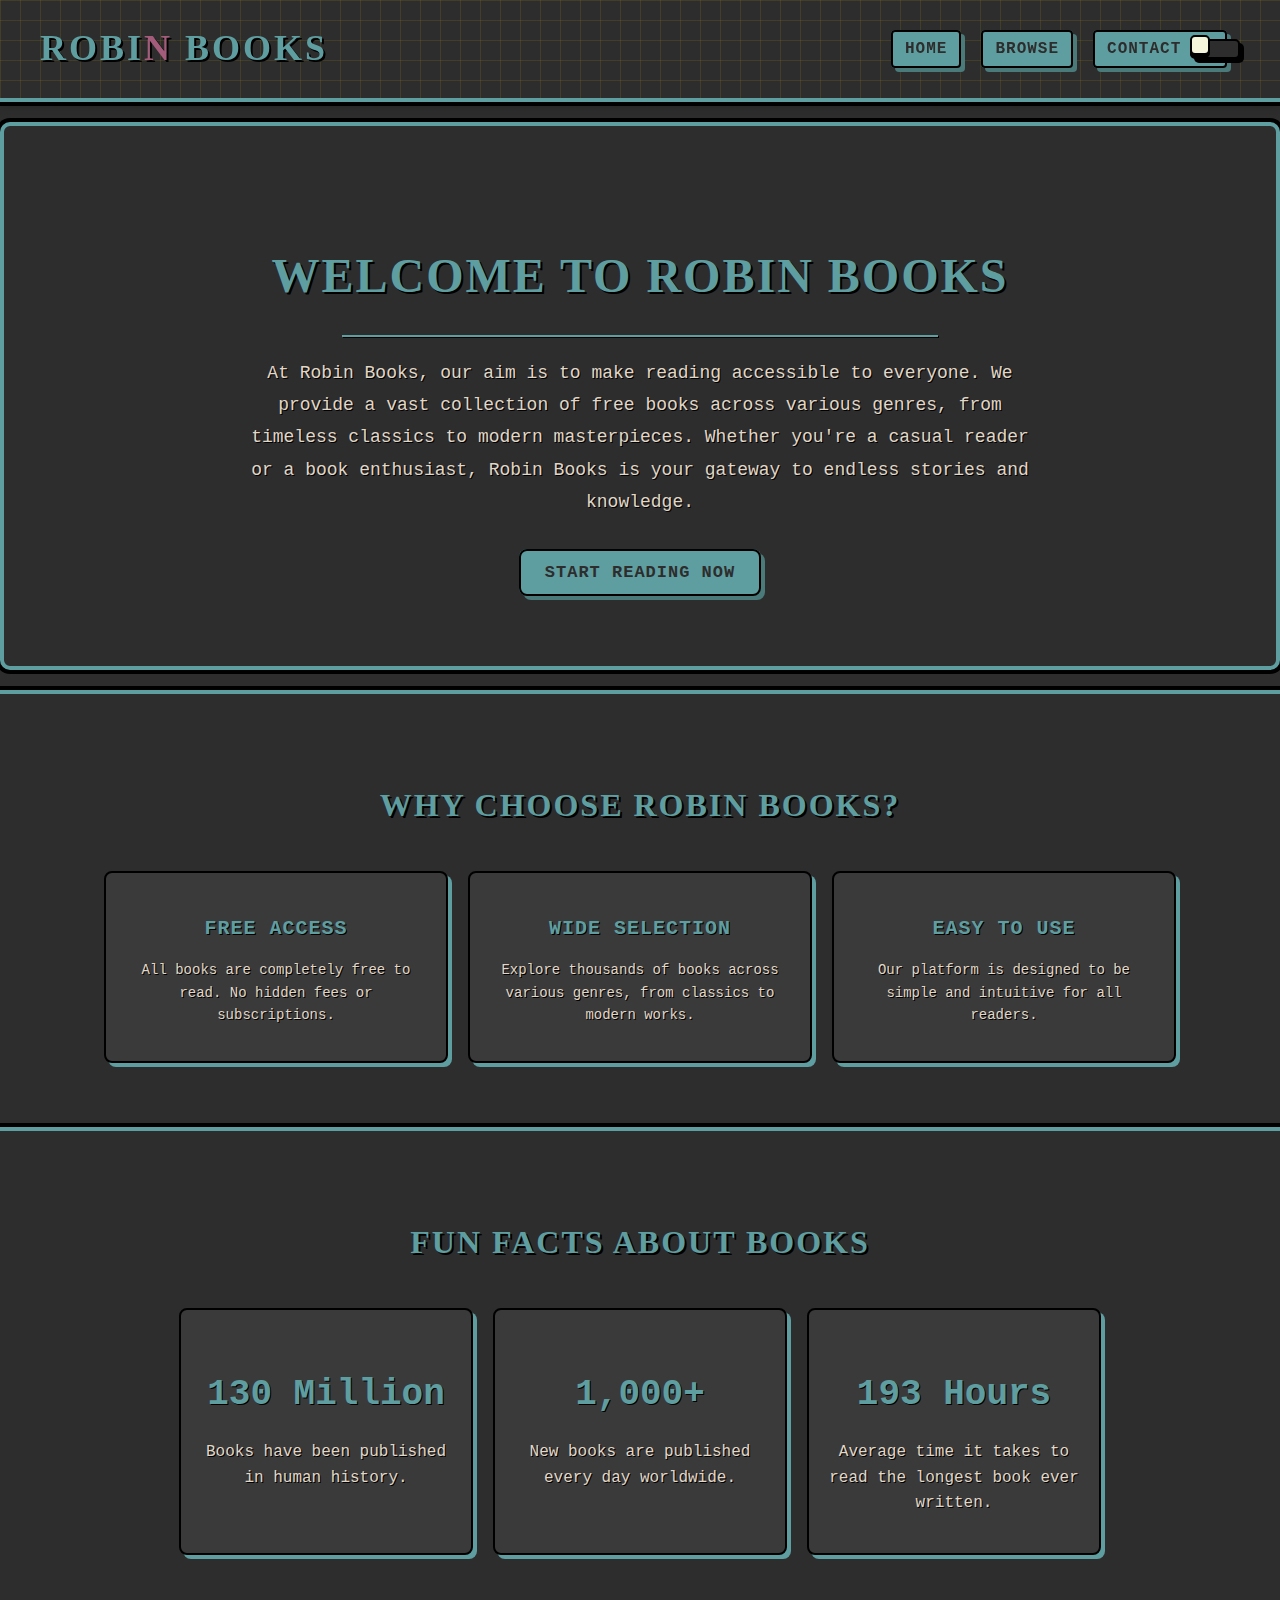
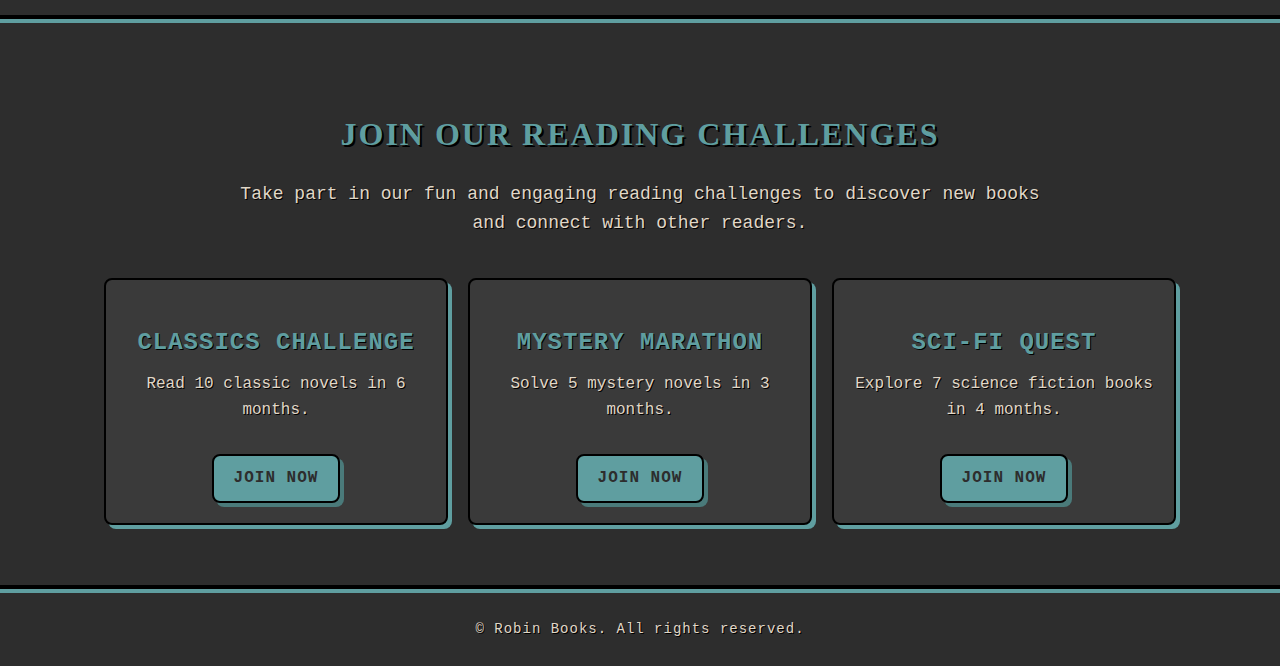
<file: index.html>
<!DOCTYPE html>
<html lang="en">
<head>
  <meta charset="UTF-8">
  <meta name="viewport" content="width=device-width, initial-scale=1.0">
  <title>Robin Books</title>
  <link rel="stylesheet" href="style.css"> 
  
</head>
<body>

  <header>
   
    <div class="logo">
      <span class="logo-text">Robi<span class="purple-n">n</span> Books</span>
    </div>
    <nav>
      <ul>
        <li><a href="#Top">Home</a></li>
        <li><a href="Browse.html">Browse</a></li>
        <li><a href="Contact.html">Contact Us</a></li>
      </ul>
    </nav>
    <label class="switch">
      <input class="toggle" type="checkbox" id="theme-toggle">
      <span class="slider"></span>
      <span class="card-side"></span>
    </label>
  </header>

 
  <section class="aim">
    <h1>Welcome to Robin Books</h1>
    <div class="divider"></div>
    <p>
      At Robin Books, our aim is to make reading accessible to everyone. 
      We provide a vast collection of free books across various genres, 
      from timeless classics to modern masterpieces. Whether you're a 
      casual reader or a book enthusiast, Robin Books is your gateway 
      to endless stories and knowledge.
    </p>
    <a href="Browse.html" class="cta-button">Start Reading Now</a>
  </section>

  <section class="why-choose-us">
    <h2>Why Choose Robin Books?</h2>
    <div class="reasons-grid">
      <div class="reason">
        <h3>Free Access</h3>
        <p>All books are completely free to read. No hidden fees or subscriptions.</p>
      </div>
      <div class="reason">
        <h3>Wide Selection</h3>
        <p>Explore thousands of books across various genres, from classics to modern works.</p>
      </div>
      <div class="reason">
        <h3>Easy to Use</h3>
        <p>Our platform is designed to be simple and intuitive for all readers.</p>
      </div>
    </div>
  </section>
  <section class="reading-stats">
    <h2>Fun Facts About Books</h2>
    <div class="stats-grid">
      <div class="stat">
        <h3>130 Million</h3>
        <p>Books have been published in human history.</p>
      </div>
      <div class="stat">
        <h3>1,000+</h3>
        <p>New books are published every day worldwide.</p>
      </div>
      <div class="stat">
        <h3>193 Hours</h3>
        <p>Average time it takes to read the longest book ever written.</p>
      </div>
    </div>
  </section>
  <section class="reading-challenges">
    <h2>Join Our Reading Challenges</h2>
    <p>Take part in our fun and engaging reading challenges to discover new books and connect with other readers.</p>
    <div class="challenge-grid">
      <div class="challenge">
        <h3>Classics Challenge</h3>
        <p>Read 10 classic novels in 6 months.</p>
        <a href="classics-challenge" class="challenge-link">Join Now</a>
      </div>
      <div class="challenge">
        <h3>Mystery Marathon</h3>
        <p>Solve 5 mystery novels in 3 months.</p>
        <a href="mystery-marathon" class="challenge-link">Join Now</a>
      </div>
      <div class="challenge">
        <h3>Sci-Fi Quest</h3>
        <p>Explore 7 science fiction books in 4 months.</p>
        <a href="scifi-quest" class="challenge-link">Join Now</a>
      </div>
    </div>
  </section>
  
  
  
  <footer>
    <p>&copy; <span id="copyright-year"></span> Robin Books. All rights reserved.</p>
    
  </footer>
  <script src="script.js"></script>

  
</body>
</html>
</file>
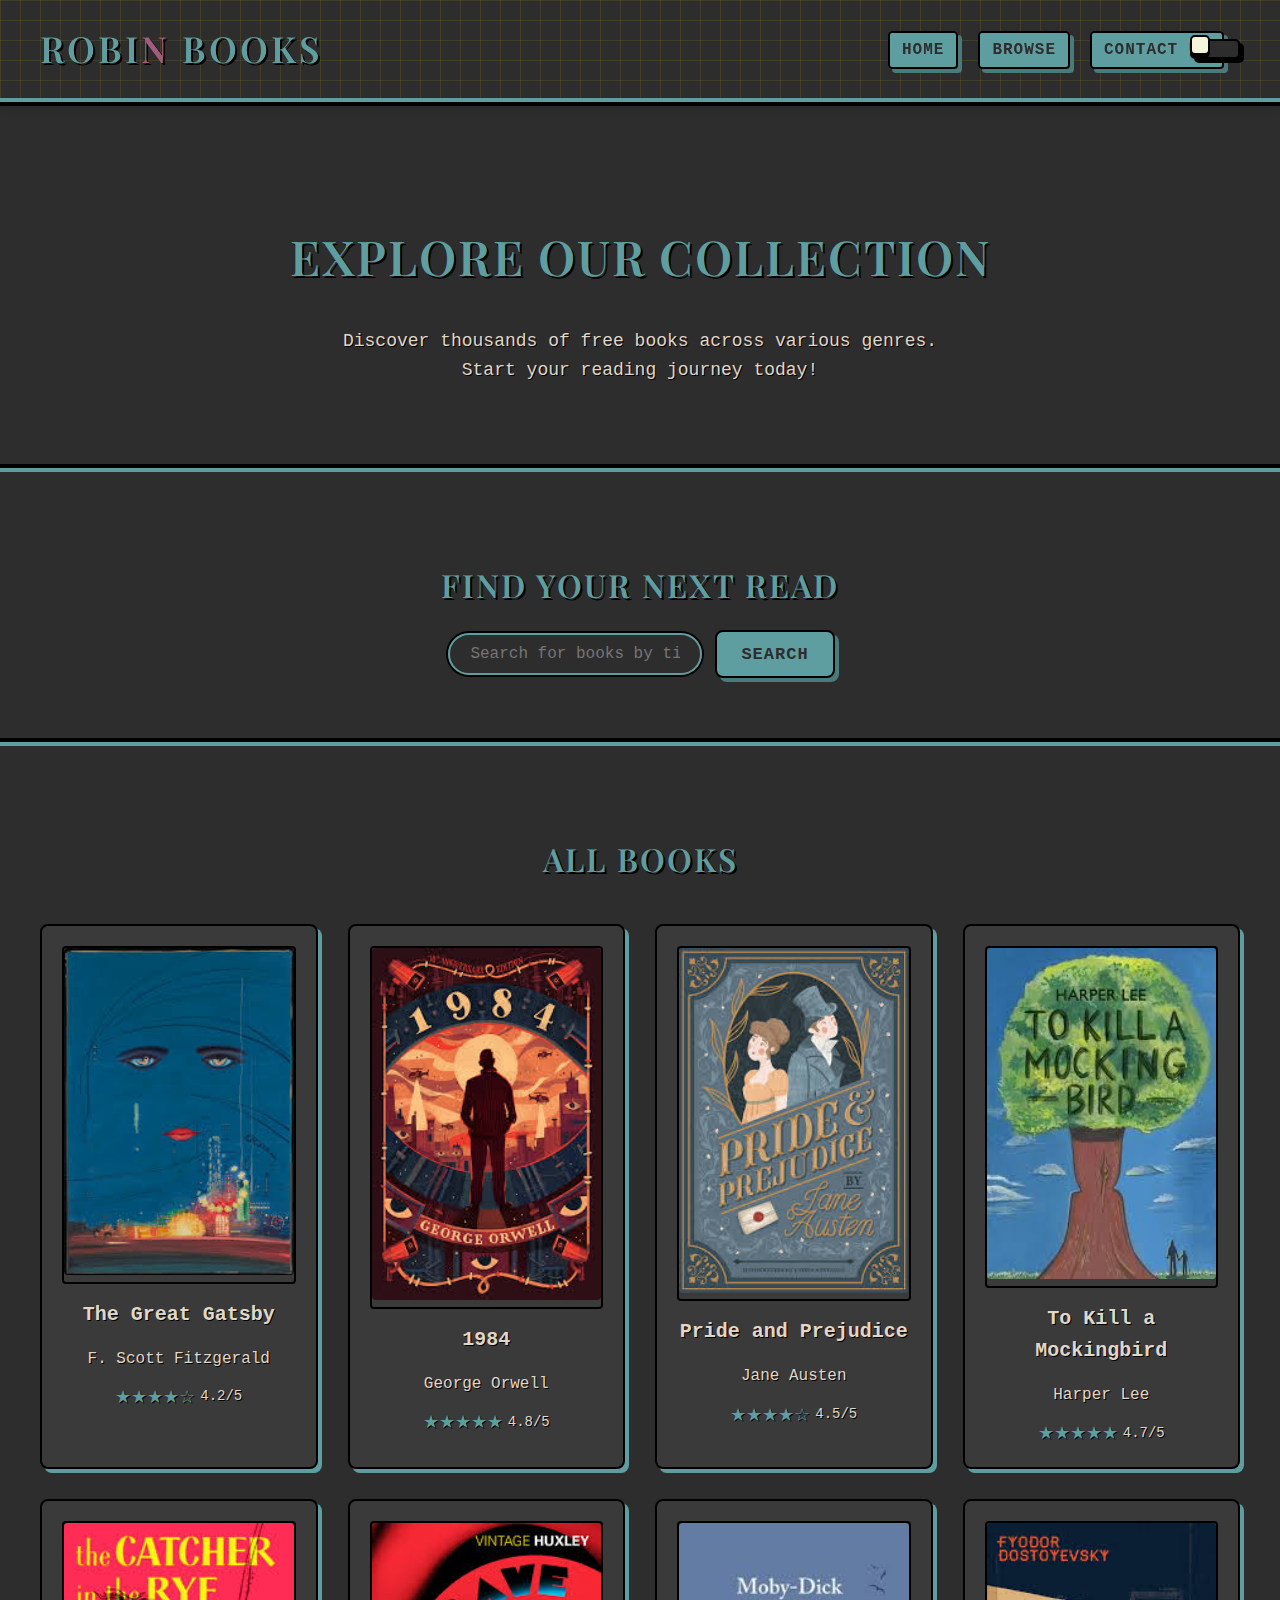
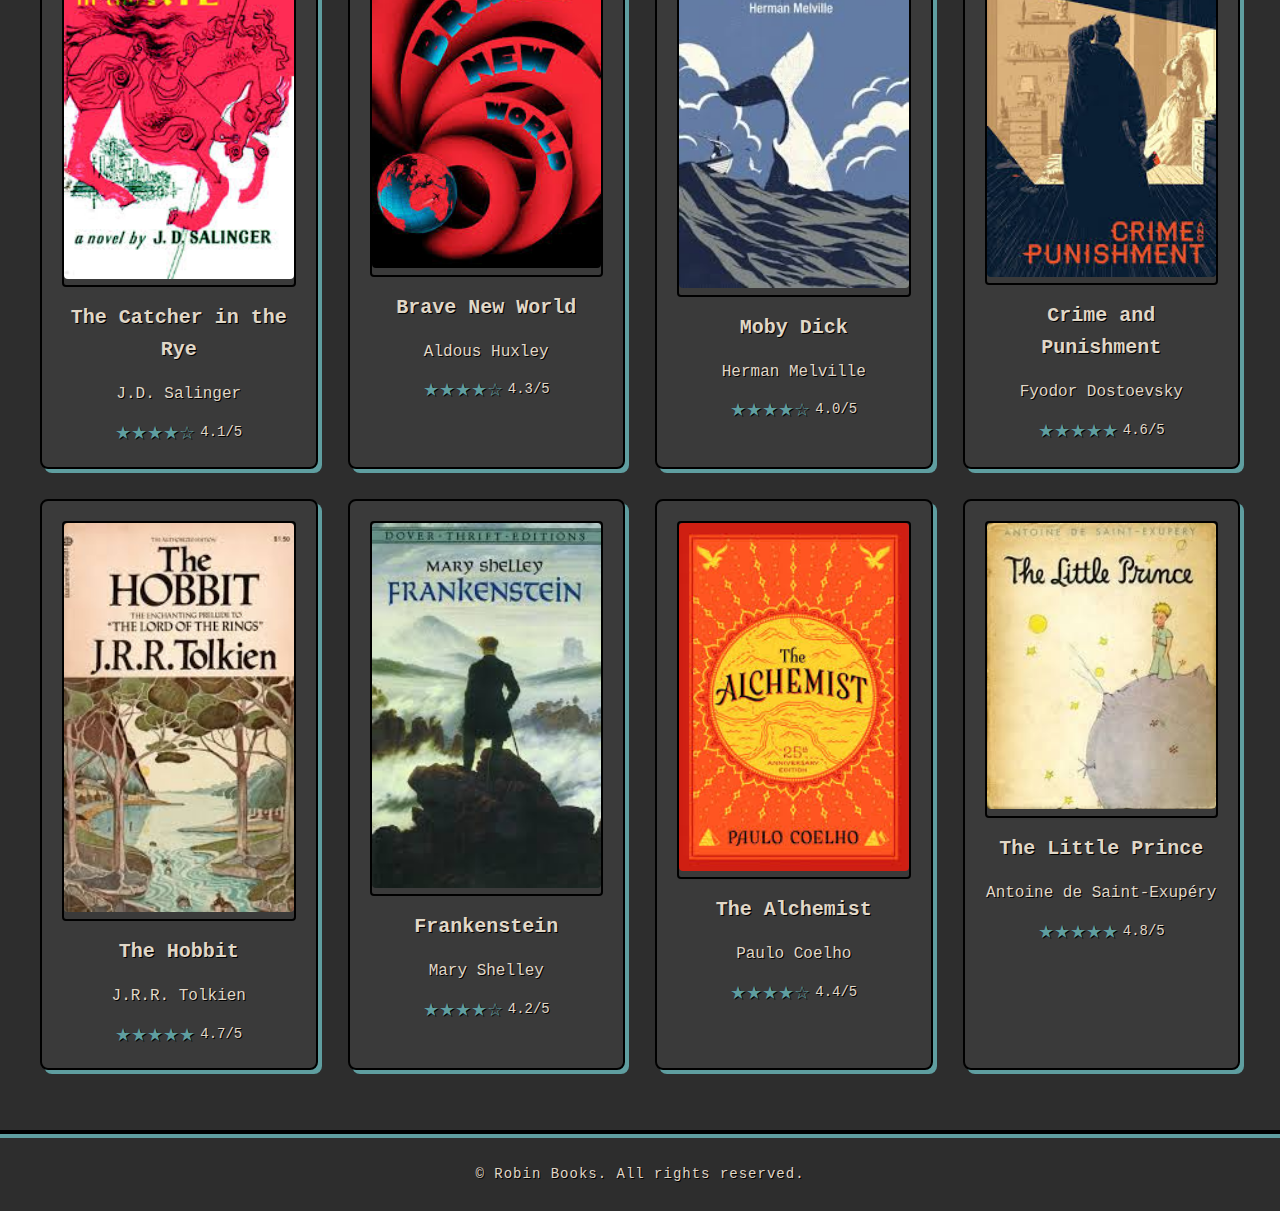
<file: Browse.html>
<!DOCTYPE html>
<html lang="en">
<head>
  <meta charset="UTF-8">
  <meta name="viewport" content="width=device-width, initial-scale=1.0">
  <title>Browse Books - Robin Books</title>
  <link rel="stylesheet" href="browsestyle.css"> 
  <link href="https://fonts.googleapis.com/css2?family=Playfair+Display:wght@600&family=Lato:wght@400;700&display=swap" rel="stylesheet"> 
</head>
<body>
  
  <header>
    <div class="logo">
      <span class="logo-text">Robi<span class="purple-n">n</span> Books</span>
    </div>
    <nav>
      <ul>
        <li><a href="index.html">Home</a></li>
        <li><a href="browse.html">Browse</a></li>
        <li><a href="Contact.html">Contact Us</a></li>
      </ul>
    </nav>
    <label class="switch">
      <input class="toggle" type="checkbox" id="theme-toggle">
      <span class="slider"></span>
      <span class="card-side"></span>
    </label>
  </header>
  <section class="browse-hero">
    <div class="hero-content">
      <h1>Explore Our Collection</h1>
      <p>Discover thousands of free books across various genres. Start your reading journey today!</p>
    </div> 
  </section>

  
  <section class="search-section">
    <h2>Find Your Next Read</h2>
    <div class="search-bar">
      <input type="text" id="search-input" placeholder="Search for books by title, author, or genre...">
      <button id="search-button">Search</button>
    </div>
  </section>

  
  <section class="book-grid-section">
    <h2>All Books</h2>
    <div class="book-grid">
      <!-- Book 1 -->
      <div class="book">
        <div class="book-image">
          <img src="pics/the_great.jfif" alt="The Great Gatsby">
          <div class="overlay">
            <a href="Books/The_great.html" class="read-now">Read Now</a>
          </div>
        </div>
        <h3>The Great Gatsby</h3>
        <p>F. Scott Fitzgerald</p>
        <div class="rating">
          <span class="stars">★★★★☆</span>
          <span class="score">4.2/5</span>
        </div>
      </div>
  
      <!-- Book 2 -->
      <div class="book">
        <div class="book-image">
          <img src="pics/1984.jfif" alt="1984">
          <div class="overlay">
            <a href="/Books/1984_.html" class="read-now">Read Now</a>
          </div>
        </div>
        <h3>1984</h3>
        <p>George Orwell</p>
        <div class="rating">
          <span class="stars">★★★★★</span>
          <span class="score">4.8/5</span>
        </div>
      </div>
  
      <!-- Book 3 -->
      <div class="book">
        <div class="book-image">
          <img src="pics/pride_prejice.jfif" alt="Pride and Prejudice">
          <div class="overlay">
            <a href="#" class="read-now">Read Now</a>
          </div>
        </div>
        <h3>Pride and Prejudice</h3>
        <p>Jane Austen</p>
        <div class="rating">
          <span class="stars">★★★★☆</span>
          <span class="score">4.5/5</span>
        </div>
      </div>
  
      <!-- Book 4 -->
      <div class="book">
        <div class="book-image">
          <img src="pics/to_kill.jfif" alt="To Kill a Mockingbird">
          <div class="overlay">
            <a href="#" class="read-now">Read Now</a>
          </div>
        </div>
        <h3>To Kill a Mockingbird</h3>
        <p>Harper Lee</p>
        <div class="rating">
          <span class="stars">★★★★★</span>
          <span class="score">4.7/5</span>
        </div>
      </div>
  
      <!-- Book 5 -->
      <div class="book">
        <div class="book-image">
          <img src="pics/the_catcher.jfif" alt="The Catcher in the Rye">
          <div class="overlay">
            <a href="#" class="read-now">Read Now</a>
          </div>
        </div>
        <h3>The Catcher in the Rye</h3>
        <p>J.D. Salinger</p>
        <div class="rating">
          <span class="stars">★★★★☆</span>
          <span class="score">4.1/5</span>
        </div>
      </div>
  
      <!-- Book 6 -->
      <div class="book">
        <div class="book-image">
          <img src="pics/brave_new.jfif" alt="Brave New World">
          <div class="overlay">
            <a href="#" class="read-now">Read Now</a>
          </div>
        </div>
        <h3>Brave New World</h3>
        <p>Aldous Huxley</p>
        <div class="rating">
          <span class="stars">★★★★☆</span>
          <span class="score">4.3/5</span>
        </div>
      </div>
  
      <!-- Book 7 -->
      <div class="book">
        <div class="book-image">
          <img src="pics/moby_dick.jfif" alt="Moby Dick">
          <div class="overlay">
            <a href="#" class="read-now">Read Now</a>
          </div>
        </div>
        <h3>Moby Dick</h3>
        <p>Herman Melville</p>
        <div class="rating">
          <span class="stars">★★★★☆</span>
          <span class="score">4.0/5</span>
        </div>
      </div>
  
      <!-- Book 8 -->
      <div class="book">
        <div class="book-image">
          <img src="pics/crime_punish.jfif" alt="Crime and Punishment">
          <div class="overlay">
            <a href="#" class="read-now">Read Now</a>
          </div>
        </div>
        <h3>Crime and Punishment</h3>
        <p>Fyodor Dostoevsky</p>
        <div class="rating">
          <span class="stars">★★★★★</span>
          <span class="score">4.6/5</span>
        </div>
      </div>
  
      <!-- Book 9 -->
      <div class="book">
        <div class="book-image">
          <img src="pics/the_hobb.jfif" alt="The Hobbit">
          <div class="overlay">
            <a href="#" class="read-now">Read Now</a>
          </div>
        </div>
        <h3>The Hobbit</h3>
        <p>J.R.R. Tolkien</p>
        <div class="rating">
          <span class="stars">★★★★★</span>
          <span class="score">4.7/5</span>
        </div>
      </div>
  
      <!-- Book 10 -->
      <div class="book">
        <div class="book-image">
          <img src="pics/franky.jfif" alt="Frankenstein">
          <div class="overlay">
            <a href="#" class="read-now">Read Now</a>
          </div>
        </div>
        <h3>Frankenstein</h3>
        <p>Mary Shelley</p>
        <div class="rating">
          <span class="stars">★★★★☆</span>
          <span class="score">4.2/5</span>
        </div>
      </div>
  
      <!-- Book 11 -->
      <div class="book">
        <div class="book-image">
          <img src="pics/the_alchemi.jfif" alt="The Alchemist">
          <div class="overlay">
            <a href="#" class="read-now">Read Now</a>
          </div>
        </div>
        <h3>The Alchemist</h3>
        <p>Paulo Coelho</p>
        <div class="rating">
          <span class="stars">★★★★☆</span>
          <span class="score">4.4/5</span>
        </div>
      </div>
  
      <!-- Book 12 -->
      <div class="book">
        <div class="book-image">
          <img src="pics/the_little.jfif" alt="The Little Prince">
          <div class="overlay">
            <a href="#" class="read-now">Read Now</a>
          </div>
        </div>
        <h3>The Little Prince</h3>
        <p>Antoine de Saint-Exupéry</p>
        <div class="rating">
          <span class="stars">★★★★★</span>
          <span class="score">4.8/5</span>
        </div>
      </div>
    </div>
  </section>
  
  
  <footer>
    <p>&copy; <span id="copyright-year"></span> Robin Books. All rights reserved.</p>
    
  </footer>

  
  <script src="script.js"></script>
</body>
</html>
</file>
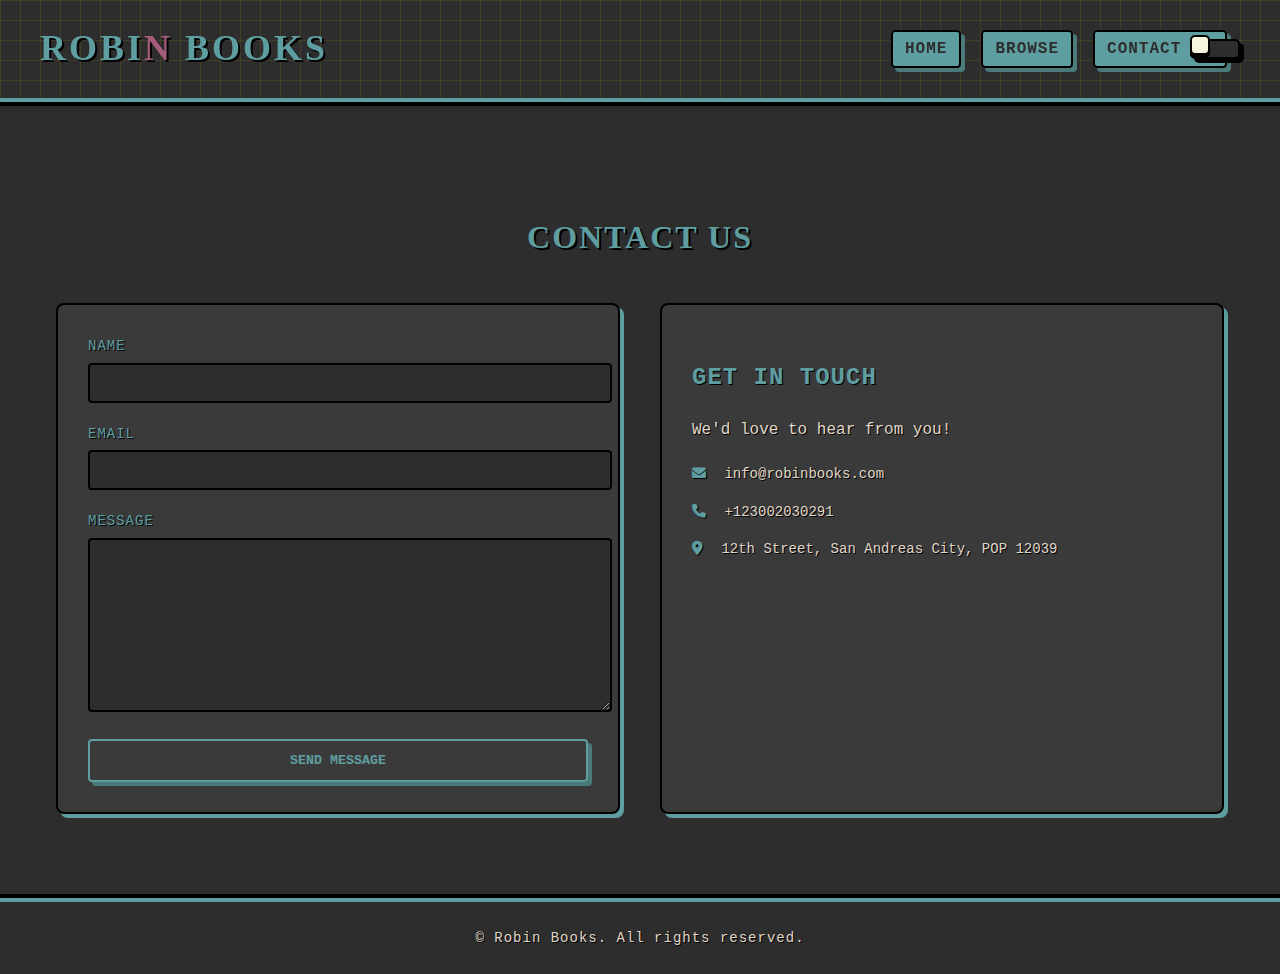
<file: Contact.html>
<!DOCTYPE html>
<html lang="en">
<head>
  <meta charset="UTF-8">
  <meta name="viewport" content="width=device-width, initial-scale=1.0">
  <title>Contact Us - Robin Books</title>
  <link rel="stylesheet" href="Contactstyle.css">
  <link rel="stylesheet" href="https://cdnjs.cloudflare.com/ajax/libs/font-awesome/6.0.0-beta3/css/all.min.css">

</head>
<body>
  
  <header>
    <div class="logo">
      <span class="logo-text">Robi<span class="purple-n">n</span> Books</span>
    </div>
    <nav>
      <ul>
        <li><a href="index.html">Home</a></li>
        <li><a href="Browse.html">Browse</a></li>
        <li><a href="Contact.html">Contact Us</a></li>
      </ul>
    </nav>
    <label class="switch">
      <input class="toggle" type="checkbox" id="theme-toggle">
      <span class="slider"></span>
      <span class="card-side"></span>
    </label>
  </header>

  
  <section id="contact" class="contact-section">
    <h2>Contact Us</h2>
    <div class="contact-container">
      
      <div class="contact-form">
        <form action="https://formspree.io/f/meoovqye" method="POST">
          <div class="form-group">
            <label for="name">Name</label>
            <input type="text" id="name" name="name" required>
          </div>
          <div class="form-group">
            <label for="email">Email</label>
            <input type="email" id="email" name="email" required>
          </div>
          <div class="form-group">
            <label for="message">Message</label>
            <textarea id="message" name="message" rows="5" required></textarea>
          </div>
          <button type="submit" class="submit-button">Send Message</button>
        </form>
      </div>

      
      <div class="contact-info">
        <h3>Get in Touch</h3>
        <p>We'd love to hear from you!</p>
        <ul>
          <li><i class="fas fa-envelope"></i> <a href="mailto:info@robinbooks.com">info@robinbooks.com</a></li>
          <li><i class="fas fa-phone"></i> <a href="tel:+1234567890">+123002030291</a></li>
          <li><i class="fas fa-map-marker-alt"></i> 12th Street, San Andreas City, POP 12039</li>
        </ul>
      </div>
    </div>
  </section>

  
  <footer>
    <p>&copy; <span id="copyright-year"></span> Robin Books. All rights reserved.</p>
  </footer>

  
  <script src="script.js"></script>
</body>
</html>
</file>
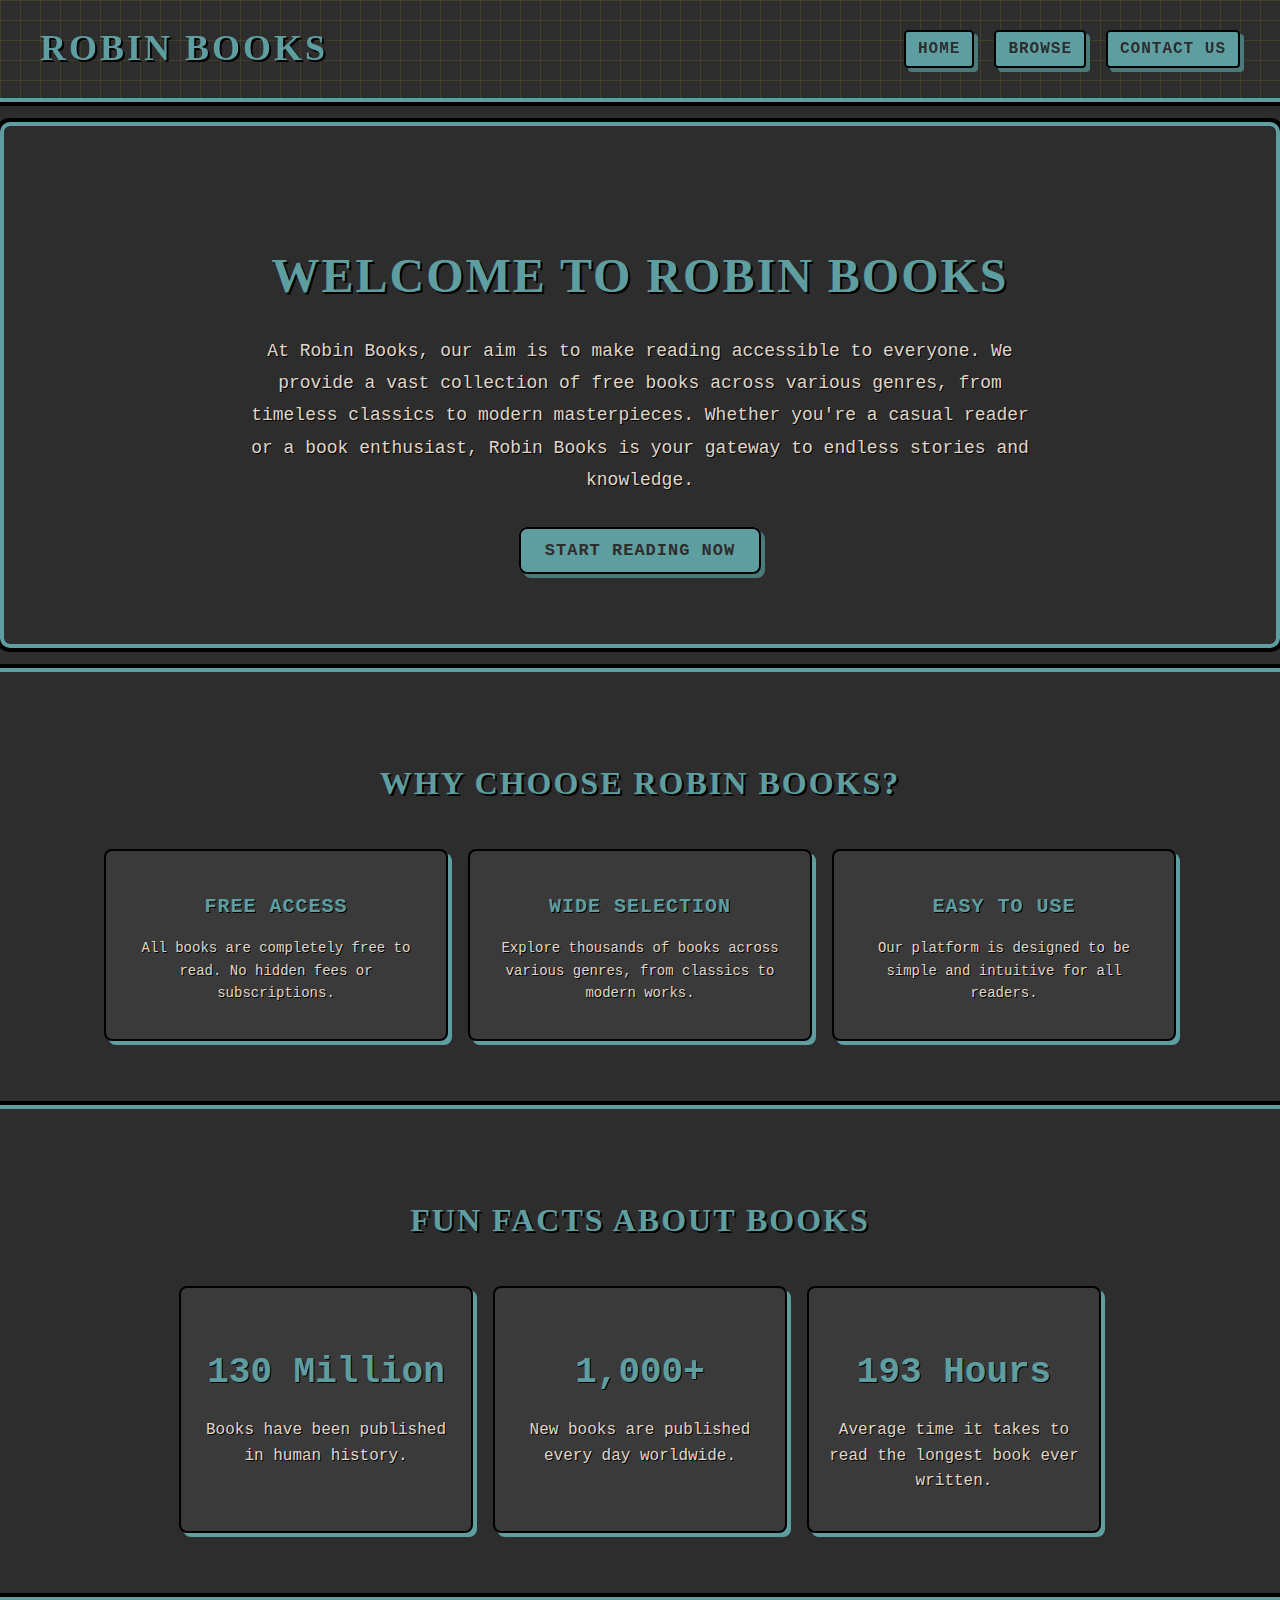
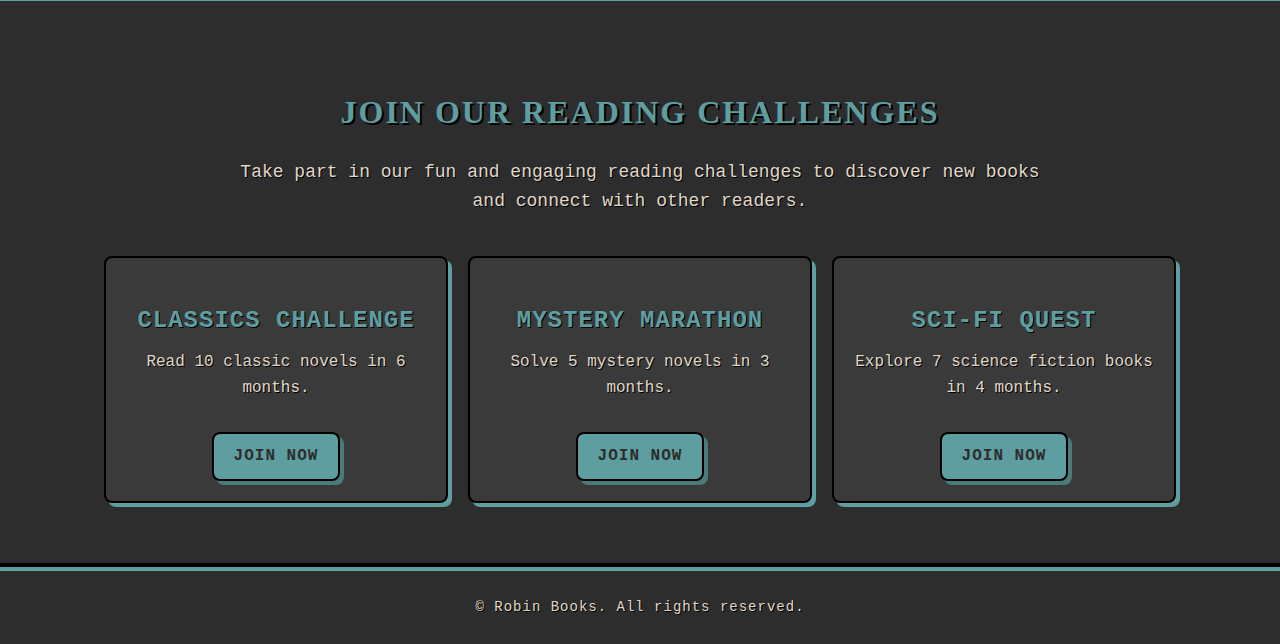
<file: Home.html>
<!DOCTYPE html>
<html lang="en">
<head>
  <meta charset="UTF-8">
  <meta name="viewport" content="width=device-width, initial-scale=1.0">
  <title>Robin Books</title>
  <link rel="stylesheet" href="style.css"> <!-- Link to external CSS file -->
  <link href="https://fonts.googleapis.com/css2?family=Cinzel:wght@600&display=swap" rel="stylesheet"> <!-- Import Cinzel font -->
</head>
<body>
  <!-- Header -->
  <header>
    <div class="logo">
      <span class="logo-text">Robin Books</span>
    </div>
    <nav>
      <ul>
        <li><a href="Home.html">Home</a></li>
        <li><a href="Browse.html">Browse</a></li>
        <li><a href="Contact.html">Contact Us</a></li>
      </ul>
    </nav>
  </header>

  <!-- Aim Section -->
  <section class="aim">
    <h1>Welcome to Robin Books</h1>
    <p>
      At Robin Books, our aim is to make reading accessible to everyone. 
      We provide a vast collection of free books across various genres, 
      from timeless classics to modern masterpieces. Whether you're a 
      casual reader or a book enthusiast, Robin Books is your gateway 
      to endless stories and knowledge.
    </p>
    <a href="Browse.html" class="cta-button">Start Reading Now</a>
  </section>

  <section class="why-choose-us">
    <h2>Why Choose Robin Books?</h2>
    <div class="reasons-grid">
      <div class="reason">
        <h3>Free Access</h3>
        <p>All books are completely free to read. No hidden fees or subscriptions.</p>
      </div>
      <div class="reason">
        <h3>Wide Selection</h3>
        <p>Explore thousands of books across various genres, from classics to modern works.</p>
      </div>
      <div class="reason">
        <h3>Easy to Use</h3>
        <p>Our platform is designed to be simple and intuitive for all readers.</p>
      </div>
    </div>
  </section>
  <section class="reading-stats">
    <h2>Fun Facts About Books</h2>
    <div class="stats-grid">
      <div class="stat">
        <h3>130 Million</h3>
        <p>Books have been published in human history.</p>
      </div>
      <div class="stat">
        <h3>1,000+</h3>
        <p>New books are published every day worldwide.</p>
      </div>
      <div class="stat">
        <h3>193 Hours</h3>
        <p>Average time it takes to read the longest book ever written.</p>
      </div>
    </div>
  </section>
  <section class="reading-challenges">
    <h2>Join Our Reading Challenges</h2>
    <p>Take part in our fun and engaging reading challenges to discover new books and connect with other readers.</p>
    <div class="challenge-grid">
      <div class="challenge">
        <h3>Classics Challenge</h3>
        <p>Read 10 classic novels in 6 months.</p>
        <a href="#classics-challenge" class="challenge-link">Join Now</a>
      </div>
      <div class="challenge">
        <h3>Mystery Marathon</h3>
        <p>Solve 5 mystery novels in 3 months.</p>
        <a href="#mystery-marathon" class="challenge-link">Join Now</a>
      </div>
      <div class="challenge">
        <h3>Sci-Fi Quest</h3>
        <p>Explore 7 science fiction books in 4 months.</p>
        <a href="#scifi-quest" class="challenge-link">Join Now</a>
      </div>
    </div>
  </section>
  <footer>
    <p>&copy; <span id="copyright-year"></span> Robin Books. All rights reserved.</p>
    
  </footer>
  <script src="script.js"></script>
  <!-- Rest of the content goes here -->
</body>
</html>
</file>
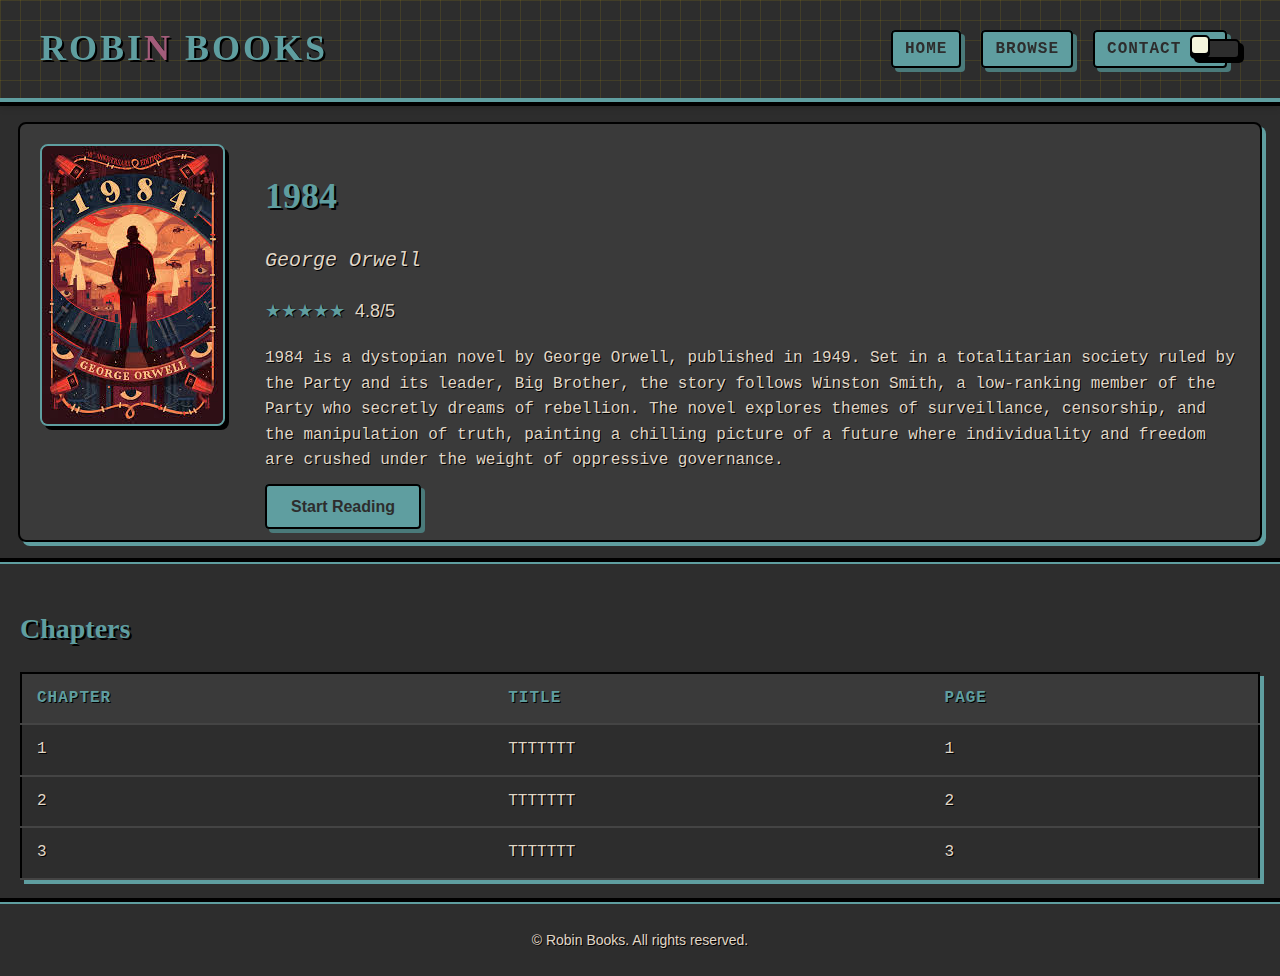
<file: Books/1984_.html>
<!DOCTYPE html>
<html lang="en">
<head>
  <meta charset="UTF-8">
  <meta name="viewport" content="width=device-width, initial-scale=1.0">
  <title>The Great Gatsby - Robin Books</title>
  <link rel="stylesheet" href="bookstyle.css">
</head>
<body>
  <header>
    <div class="logo">
      <span class="logo-text">Robi<span class="purple-n">n</span> Books</span>
    </div>
    <nav>
      <ul>
        <li><a href="/index.html">Home</a></li>
        <li><a href="/Browse.html">Browse</a></li>
        <li><a href="/Contact.html">Contact Us</a></li>
      </ul>
    </nav>
    <label class="switch">
      <input class="toggle" type="checkbox" id="theme-toggle">
      <span class="slider"></span>
      <span class="card-side"></span>
    </label>
  </header>

  <section class="book-details">
    <div class="book-cover">
      <img src="/pics/1984.jfif" alt="1984">
    </div>
    <div class="book-info">
      <h1>1984</h1>
      <p class="author">George Orwell</p>
      <div class="rating">
        <span class="stars">★★★★★</span>
        <span class="score">4.8/5</span>
      </div>
      <p class="description">
        1984 is a dystopian novel by George Orwell, published in 1949. Set in a totalitarian society ruled by the Party and its leader, Big Brother, the story follows Winston Smith, a low-ranking member of the Party who secretly dreams of rebellion. The novel explores themes of surveillance, censorship, and the manipulation of truth, painting a chilling picture of a future where individuality and freedom are crushed under the weight of oppressive governance.
      </p>
      <a href="/Books/1984/1984_readnow.html" class="read-now">Start Reading</a>

    </div>
  </section>
  <section class="chapter-list">
    <h2>Chapters</h2>
    <table>
      <thead>
        <tr>
          <th>Chapter</th>
          <th>Title</th>
          <th>Page</th>
        </tr>
      </thead>
      <tbody>
        <tr>
          <td>1</td>
          <td>TTTTTTT</td>
          <td>1</td>
        </tr>
        <tr>
          <td>2</td>
          <td>TTTTTTT</td>
          <td>2</td>
        </tr>
        <tr>
          <td>3</td>
          <td>TTTTTTT</td>
          <td>3</td>
        </tr>
      </tbody>
    </table>
  </section>

  <footer>
    <p>&copy; <span id="copyright-year"></span> Robin Books. All rights reserved.</p>
  </footer>

  <script src="bookscript.js"></script>
</body>
</html>
</file>
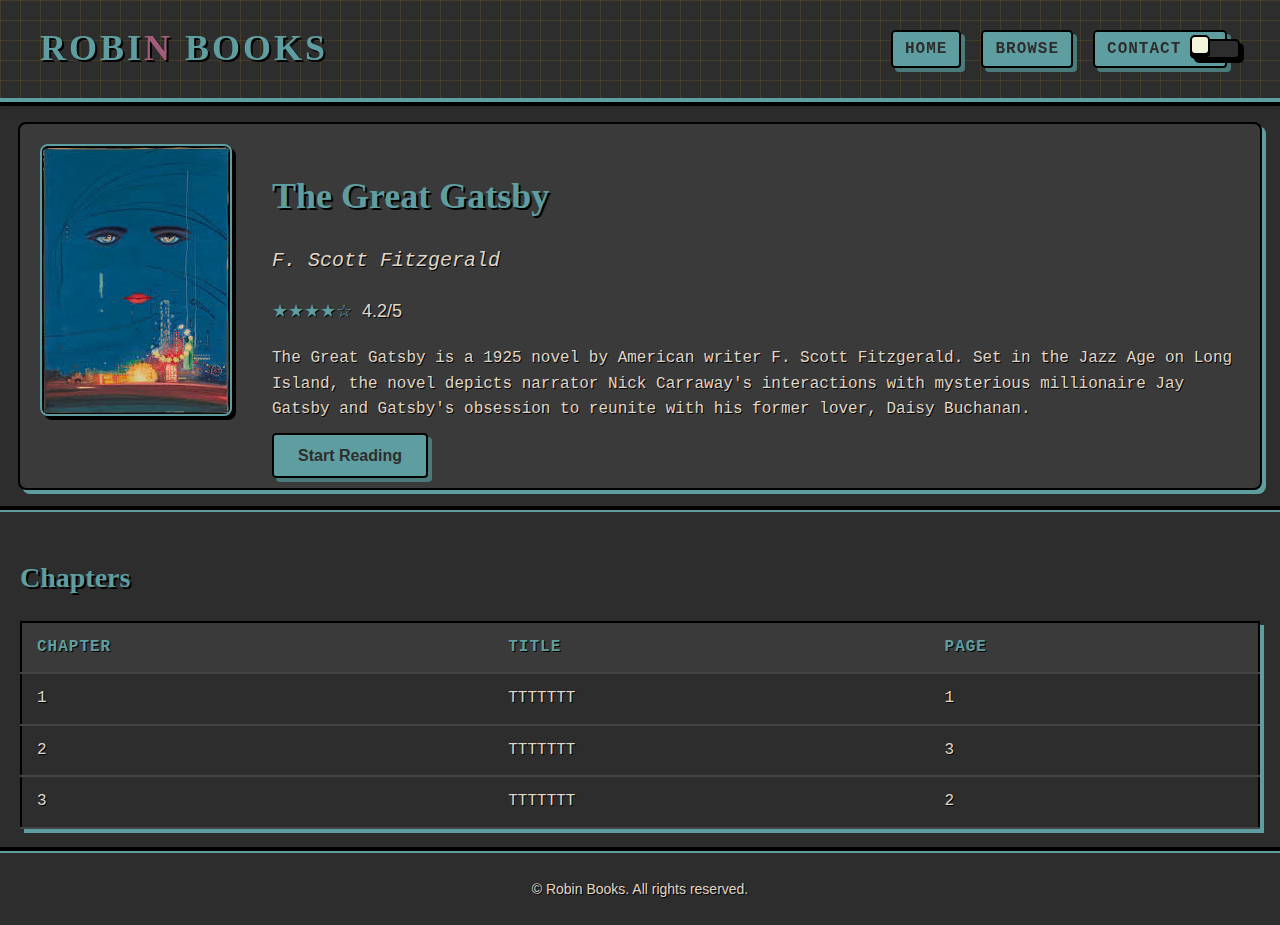
<file: Books/The_great.html>
<!DOCTYPE html>
<html lang="en">
<head>
  <meta charset="UTF-8">
  <meta name="viewport" content="width=device-width, initial-scale=1.0">
  <title>The Great Gatsby - Robin Books</title>
  <link rel="stylesheet" href="bookstyle.css">
  <base href="web_project">
</head>
<body>
  <header>
    <div class="logo">
      <span class="logo-text">Robi<span class="purple-n">n</span> Books</span>
    </div>
    <nav>
      <ul>
        <li><a href="/index.html">Home</a></li>
        <li><a href="/Browse.html">Browse</a></li>
        <li><a href="/Contact.html">Contact Us</a></li>
      </ul>
    </nav>
    <label class="switch">
      <input class="toggle" type="checkbox" id="theme-toggle">
      <span class="slider"></span>
      <span class="card-side"></span>
    </label>
  </header>

  <section class="book-details">
    <div class="book-cover">
      <img src="/pics/the_great.jfif" alt="The Great Gatsby">
    </div>
    <div class="book-info">
      <h1>The Great Gatsby</h1>
      <p class="author">F. Scott Fitzgerald</p>
      <div class="rating">
        <span class="stars">★★★★☆</span>
        <span class="score">4.2/5</span>
      </div>
      <p class="description">
        The Great Gatsby is a 1925 novel by American writer F. Scott Fitzgerald. Set in the Jazz Age on Long Island, the novel depicts narrator Nick Carraway's interactions with mysterious millionaire Jay Gatsby and Gatsby's obsession to reunite with his former lover, Daisy Buchanan.
      </p>
      <a href="/Books/The_great_book/the_great_readnow.html" class="read-now">Start Reading</a>

    </div>
  </section>
  <section class="chapter-list">
    <h2>Chapters</h2>
    <table>
      <thead>
        <tr>
          <th>Chapter</th>
          <th>Title</th>
          <th>Page</th>
        </tr>
      </thead>
      <tbody>
        <tr>
          <td>1</td>
          <td>TTTTTTT</td>
          <td>1</td>
        </tr>
        <tr>
          <td>2</td>
          <td>TTTTTTT</td>
          <td>3</td>
        </tr>
        <tr>
          <td>3</td>
          <td>TTTTTTT</td>
          <td>2</td>
        </tr>
      </tbody>
    </table>
  </section>

  <footer>
    <p>&copy;  Robin Books. All rights reserved.</p>
  </footer>

  <script src="bookscript.js"></script>
</body>
</html>
</file>
<file: style.css>
html {
  scroll-behavior: smooth;
}

:root {
  --background-color: #2d2d2d; /*  background */
  --text-color: #e0d7c7; /*  text */
  --accent-color: #5f9ea0; /* accent color */
  --card-background: #3a3a3a; /* box background */
  --card-text: #e0d7c7; /* box text */
  --border-color: #000; /*  border */
}
/*LIGHT MODE ---------------*/
.light-mode {
  --background-color: #f5f5dc; 
  --text-color: #4a3f35; 
  --accent-color: #5f9ea0;
  --card-background: #e0d7c7; 
  --card-text: #4a3f35;
  --border-color: #000; 
}

body {
  margin: 0;
  font-family: 'Lato', sans-serif;
  background-color: var(--background-color);
  color: var(--text-color);
  line-height: 1.6;
  box-shadow: 0 0 0 4px var(--border-color);
  transition: background-color 0.3s, color 0.3s;
}

/* Light/Dark Mode Toggle Button */
.switch {
  --input-focus: var(--accent-color); 
  --font-color: var(--text-color); 
  --font-color-sub: var(--card-text); 
  --bg-color: var(--background-color);
  --bg-color-alt: var(--card-background);
  --main-color: var(--border-color); 
  --square-color: #f5f5dc; 
  position: relative;
  display: flex;
  flex-direction: column;
  justify-content: center;
  align-items: center;
  gap: 30px;
  width: 50px;
  height: 20px;
  margin-left: -600px; 
}

.toggle {
  opacity: 0;
  width: 0;
  height: 0;
}

.slider {
  box-sizing: border-box;
  border-radius: 5px;
  border: 2px solid var(--main-color);
  box-shadow: 4px 4px var(--main-color);
  position: absolute;
  cursor: pointer;
  top: 0;
  left: 0;
  right: 0;
  bottom: 0;
  background-color: var(--bg-color);
  transition: 0.3s;
}

.slider:before {
  box-sizing: border-box;
  position: absolute;
  content: "";
  height: 20px;
  width: 20px;
  border: 2px solid var(--main-color);
  border-radius: 5px;
  left: -2px;
  bottom: 2px;
  background-color: var(--square-color); 
  box-shadow: 0 3px 0 var(--main-color);
  transition: 0.3s;
}

.toggle:checked + .slider {
  background-color: var(--input-focus);
}

.toggle:checked + .slider:before {
  transform: translateX(30px);
}
/*---------------------------HEADER--------------------------------*/
header {
  display: flex;
  justify-content: space-between;
  align-items: center;
  padding: 20px 40px;
  background-color: var(--background-color);
  background-image: linear-gradient(rgba(255, 215, 0, 0.1) 1px, transparent 1px), 
                    linear-gradient(90deg, rgba(255, 215, 0, 0.1) 1px, transparent 1px);
  background-size: 20px 20px;
  backdrop-filter: blur(10px);
  border-bottom: 4px solid var(--accent-color);
  position: sticky;
  top: 0;
  z-index: 1000;
  box-shadow: 0 2px 10px rgba(0, 0, 0, 0.3), 0 0 0 4px var(--border-color);
}

.logo-text {
  font-size: 36px;
  font-weight: 600;
  color: var(--accent-color);
  font-family: 'Playfair Display', serif;
  letter-spacing: 3px;
  text-transform: uppercase;
  text-shadow: 2px 2px 0 var(--border-color);
  transition: all 0.3s ease;
}

.logo-text:hover {
  transform: scale(1.05);
  text-shadow: 2px 2px 0 var(--border-color), 0 0 15px var(--accent-color);
}
.purple-n {
  color: #A35C7A; 
  text-shadow: 2px 2px 0 var(--border-color); 
}

/* Nav bar --------------*/
nav ul {
  list-style: none;
  margin: 0;
  padding: 0;
  display: flex;
  gap: 20px;
}

nav ul li a {
  text-decoration: none;
  color: var(--accent-color);
  font-size: 16px;
  font-family: 'Courier New', Courier, monospace;
  font-weight: bold;
  padding: 8px 12px;
  border: 2px solid var(--border-color);
  border-radius: 4px;
  text-transform: uppercase;
  letter-spacing: 1px;
  background-color: var(--accent-color);
  color: var(--background-color);
  box-shadow: 4px 4px 0 #4a7a7a;
  transition: all 0.3s ease;
}

nav ul li a:hover {
  background-color: #e6b800;
  box-shadow: 4px 4px 0 #7b6801;
}

nav ul li a:active {
  transform: translateY(2px);
  box-shadow: 2px 2px 0 #7b6801;
}

/*---------------------------AIM--------------------------------*/

.aim {
  padding: 80px 40px;
  text-align: center;
  background-color: var(--background-color);
  border: 4px solid var(--accent-color);
  border-radius: 10px;
  margin: 20px 0;
  box-shadow: 0 0 0 4px var(--border-color);
}

.aim h1 {
  font-size: 48px;
  font-weight: 600;
  color: var(--accent-color);
  font-family: 'Playfair Display', serif;
  margin-bottom: 20px;
  text-transform: uppercase;
  letter-spacing: 2px;
  text-shadow: 2px 2px 0 var(--border-color);
}

.aim p {
  font-size: 18px;
  color: var(--card-text);
  max-width: 800px;
  margin: 0 auto 40px;
  line-height: 1.8;
  font-family: 'Courier New', Courier, monospace;
  text-shadow: 1px 1px 0 var(--border-color);
}

.aim .divider {
  width: 50%;
  height: 2px;
  background-color: var(--accent-color);
  margin: 20px auto;
  box-shadow: 1px 1px 0 var(--border-color);
}

.cta-button {
  color: var(--background-color);
  text-decoration: none;
  font-size: 17px;
  font-family: 'Courier New', Courier, monospace;
  font-weight: bold;
  background: var(--accent-color);
  border: 2px solid var(--border-color);
  border-radius: 8px;
  cursor: pointer;
  padding: 12px 24px;
  box-shadow: 4px 4px 0 #4a7a7a;
  text-transform: uppercase;
  letter-spacing: 1px;
  position: relative;
  transition: all 0.1s ease-in-out;
}

.cta-button:hover {
  background: #e6b800;
  box-shadow: 4px 4px 0 #7b6801;
}

.cta-button:active {
  box-shadow: 2px 2px 0 #7b6801;
  top: 2px;
}

/*---------------------------CHOOSEUS--------------------------------*/
.why-choose-us {
  padding: 60px 40px;
  background-color: var(--background-color);
  text-align: center;
  border-top: 4px solid var(--accent-color);
  border-bottom: 4px solid var(--accent-color);
  box-shadow: 0 0 0 4px var(--border-color);
}

.why-choose-us h2 {
  font-size: 32px;
  font-weight: 600;
  color: var(--accent-color);
  font-family: 'Playfair Display', serif;
  text-transform: uppercase;
  letter-spacing: 2px;
  margin-bottom: 40px;
  text-shadow: 2px 2px 0 var(--border-color);
}

.reasons-grid {
  display: flex;
  justify-content: center;
  gap: 20px;
}

.reason {
  background-color: var(--card-background);
  padding: 20px;
  border-radius: 8px;
  width: 300px;
  transition: transform 0.3s ease, box-shadow 0.3s ease;
  border: 2px solid var(--border-color);
  box-shadow: 4px 4px 0 var(--accent-color);
}

.reason:hover {
  transform: translateY(-10px);
}

.reason h3 {
  font-size: 20px;
  color: var(--accent-color);
  font-family: 'Courier New', Courier, monospace;
  text-transform: uppercase;
  letter-spacing: 1px;
  margin-bottom: 10px;
  text-shadow: 1px 1px 0 var(--border-color);
}

.reason p {
  font-size: 14px;
  color: var(--card-text);
  font-family: 'Courier New', Courier, monospace;
  line-height: 1.6;
  text-shadow: 1px 1px 0 var(--border-color);
}

/*---------------------------STATS--------------------------------*/
.reading-stats {
  padding: 60px 40px;
  background-color: var(--background-color);
  text-align: center;
  border-top: 4px solid var(--accent-color);
  border-bottom: 4px solid var(--accent-color);
  box-shadow: 0 0 0 4px var(--border-color);
}

.reading-stats h2 {
  font-size: 32px;
  font-weight: 600;
  color: var(--accent-color);
  font-family: 'Playfair Display', serif;
  text-transform: uppercase;
  letter-spacing: 2px;
  margin-bottom: 40px;
  text-shadow: 2px 2px 0 var(--border-color);
}

.stats-grid {
  display: flex;
  justify-content: center;
  gap: 20px;
}

.stat {
  background-color: var(--card-background);
  padding: 20px;
  border-radius: 8px;
  width: 250px;
  text-align: center;
  transition: transform 0.3s ease, box-shadow 0.3s ease;
  border: 2px solid var(--border-color);
  box-shadow: 4px 4px 0 var(--accent-color);
}

.stat:hover {
  transform: translateY(-10px);
}

.stat h3 {
  font-size: 36px;
  color: var(--accent-color);
  font-family: 'Courier New', Courier, monospace;
  margin-bottom: 10px;
  text-shadow: 1px 1px 0 var(--border-color);
}

.stat p {
  font-size: 16px;
  color: var(--card-text);
  font-family: 'Courier New', Courier, monospace;
  line-height: 1.6;
  text-shadow: 1px 1px 0 var(--border-color);
}

/*---------------------------CHALLENGE--------------------------------*/
.reading-challenges {
  padding: 60px 40px;
  background-color: var(--background-color);
  text-align: center;
  border-top: 4px solid var(--accent-color);
  border-bottom: 4px solid var(--accent-color);
  box-shadow: 0 0 0 4px var(--border-color);
}

.reading-challenges h2 {
  font-size: 32px;
  font-weight: 600;
  color: var(--accent-color);
  font-family: 'Playfair Display', serif;
  text-transform: uppercase;
  letter-spacing: 2px;
  margin-bottom: 20px;
  text-shadow: 2px 2px 0 var(--border-color);
}

.reading-challenges p {
  font-size: 18px;
  color: var(--card-text);
  font-family: 'Courier New', Courier, monospace;
  max-width: 800px;
  margin: 0 auto 40px;
  line-height: 1.6;
  text-shadow: 1px 1px 0 var(--border-color);
}

.challenge-grid {
  display: flex;
  justify-content: center;
  gap: 20px;
}

.challenge {
  background-color: var(--card-background);
  padding: 20px;
  border-radius: 8px;
  width: 300px;
  text-align: center;
  transition: transform 0.3s ease, box-shadow 0.3s ease;
  border: 2px solid var(--border-color);
  box-shadow: 4px 4px 0 var(--accent-color);
}

.challenge:hover {
  transform: translateY(-10px);
}

.challenge h3 {
  font-size: 24px;
  color: var(--accent-color);
  font-family: 'Courier New', Courier, monospace;
  text-transform: uppercase;
  letter-spacing: 1px;
  margin-bottom: 10px;
  text-shadow: 1px 1px 0 var(--border-color);
}

.challenge p {
  font-size: 16px;
  color: var(--card-text);
  font-family: 'Courier New', Courier, monospace;
  margin-bottom: 20px;
  text-shadow: 1px 1px 0 var(--border-color);
}

.challenge-link {
  display: inline-block;
  color: var(--background-color);
  text-decoration: none;
  font-size: 16px;
  font-family: 'Courier New', Courier, monospace;
  font-weight: bold;
  background: var(--accent-color);
  border: 2px solid var(--border-color);
  border-radius: 8px;
  cursor: pointer;
  padding: 10px 20px;
  box-shadow: 4px 4px 0 #4a7a7a;
  text-transform: uppercase;
  letter-spacing: 1px;
  position: relative;
  transition: all 0.1s ease-in-out;
  margin-top: 10px;
}

.challenge-link:hover {
  background: #e6b800;
  box-shadow: 4px 4px 0 #7b6801;
}

.challenge-link:active {
  box-shadow: 2px 2px 0 #7b6801;
  top: 2px;
}

/*---------------------------FOOTER--------------------------------*/
footer {
  background-color: var(--background-color);
  color: var(--text-color);
  text-align: center;
  padding: 20px;
  border-top: 4px solid var(--accent-color);
  font-family: 'Courier New', Courier, monospace;
  box-shadow: 0 0 0 4px var(--border-color);
}

footer p {
  margin: 5px 0;
  font-size: 14px;
  color: var(--card-text);
  letter-spacing: 1px;
  text-shadow: 1px 1px 0 var(--border-color);
}
</file>
<file: browsestyle.css>
:root {
  --background-color: #2d2d2d; 
  --text-color: #e0d7c7;
  --accent-color: #5f9ea0; 
  --card-background: #3a3a3a; 
  --card-text: #e0d7c7; 
  --border-color: #000;
}

.light-mode {
  --background-color: #f5f5dc; 
  --text-color: #4a3f35; 
  --accent-color: #5f9ea0; 
  --card-background: #e0d7c7; 
  --card-text: #4a3f35; 
  --border-color: #000; 
}

/* Global Styles */
body {
  margin: 0;
  font-family: 'Lato', sans-serif;
  background-color: var(--background-color);
  color: var(--text-color);
  line-height: 1.6;
  box-shadow: 0 0 0 4px var(--border-color);
  transition: background-color 0.3s, color 0.3s;
}

.switch {
  --input-focus: var(--accent-color); 
  --font-color: var(--text-color);
  --font-color-sub: var(--card-text);
  --bg-color: var(--background-color);
  --bg-color-alt: var(--card-background); 
  --main-color: var(--border-color); 
  --square-color: #f5f5dc;
  position: relative;
  display: flex;
  flex-direction: column;
  justify-content: center;
  align-items: center;
  gap: 30px;
  width: 50px;
  height: 20px;
  margin-left: -600px; 
}

.toggle {
  opacity: 0;
  width: 0;
  height: 0;
}

.slider {
  box-sizing: border-box;
  border-radius: 5px;
  border: 2px solid var(--main-color);
  box-shadow: 4px 4px var(--main-color);
  position: absolute;
  cursor: pointer;
  top: 0;
  left: 0;
  right: 0;
  bottom: 0;
  background-color: var(--bg-color);
  transition: 0.3s;
}

.slider:before {
  box-sizing: border-box;
  position: absolute;
  content: "";
  height: 20px;
  width: 20px;
  border: 2px solid var(--main-color);
  border-radius: 5px;
  left: -2px;
  bottom: 2px;
  background-color: var(--square-color); 
  box-shadow: 0 3px 0 var(--main-color);
  transition: 0.3s;
}

.toggle:checked + .slider {
  background-color: var(--input-focus);
}

.toggle:checked + .slider:before {
  transform: translateX(30px);
}
/* Header */
header {
  display: flex;
  justify-content: space-between;
  align-items: center;
  padding: 20px 40px;
  background-color: var(--background-color);
  background-image: linear-gradient(rgba(255, 215, 0, 0.1) 1px, transparent 1px), 
                    linear-gradient(90deg, rgba(255, 215, 0, 0.1) 1px, transparent 1px);
  background-size: 20px 20px;
  backdrop-filter: blur(10px);
  border-bottom: 4px solid var(--accent-color);
  position: sticky;
  top: 0;
  z-index: 1000;
  box-shadow: 0 2px 10px rgba(0, 0, 0, 0.3), 0 0 0 4px var(--border-color);
}

.logo-text {
  font-size: 36px;
  font-weight: 600;
  color: var(--accent-color);
  font-family: 'Playfair Display', serif;
  letter-spacing: 3px;
  text-transform: uppercase;
  text-shadow: 2px 2px 0 var(--border-color);
  transition: all 0.3s ease;
}

.logo-text:hover {
  transform: scale(1.05);
  text-shadow: 2px 2px 0 var(--border-color), 0 0 15px var(--accent-color);
}
.purple-n {
  color: #A35C7A; 
  text-shadow: 2px 2px 0 var(--border-color); 
}


/* Navigation Styles */
nav ul {
  list-style: none;
  margin: 0;
  padding: 0;
  display: flex;
  gap: 20px;
}

nav ul li a {
  text-decoration: none;
  color: var(--accent-color);
  font-size: 16px;
  font-family: 'Courier New', Courier, monospace;
  font-weight: bold;
  padding: 8px 12px;
  border: 2px solid var(--border-color);
  border-radius: 4px;
  text-transform: uppercase;
  letter-spacing: 1px;
  background-color: var(--accent-color);
  color: var(--background-color);
  box-shadow: 4px 4px 0 #4a7a7a;
  transition: all 0.3s ease;
}

nav ul li a:hover {
  background-color: #e6b800;
  box-shadow: 4px 4px 0 #7b6801;
}

nav ul li a:active {
  transform: translateY(2px);
  box-shadow: 2px 2px 0 #7b6801;
}


.browse-hero {
  background-color: var(--background-color);
  padding: 80px 20px;
  text-align: center;
  border-bottom: 4px solid var(--accent-color);
  border-top: 4px solid var(--accent-color);
  box-shadow: 0 0 0 4px var(--border-color);
}

.browse-hero h1 {
  font-size: 48px;
  font-weight: 600;
  color: var(--accent-color);
  font-family: 'Playfair Display', serif;
  text-transform: uppercase;
  letter-spacing: 2px;
  text-shadow: 2px 2px 0 var(--border-color);
}

.browse-hero p {
  font-size: 18px;
  color: var(--card-text);
  font-family: 'Courier New', Courier, monospace;
  max-width: 600px;
  margin: 0 auto;
  line-height: 1.6;
  text-shadow: 1px 1px 0 var(--border-color);
}

/* Search Section */
.search-section {
  padding: 60px 40px;
  background-color: var(--background-color);
  text-align: center;
  border-bottom: 4px solid var(--accent-color);
  border-top: 4px solid var(--accent-color);
  box-shadow: 0 0 0 4px var(--border-color);
}

.search-section h2 {
  font-size: 32px;
  font-weight: 600;
  color: var(--accent-color);
  font-family: 'Playfair Display', serif;
  text-transform: uppercase;
  letter-spacing: 2px;
  margin-bottom: 20px;
  text-shadow: 2px 2px 0 var(--border-color);
}

.search-bar {
  display: flex;
  justify-content: center;
  gap: 10px;
  max-width: 600px;
  margin: 0 auto;
}

#search-input {
  margin: 3px;
  background: none;
  border: 2px solid var(--accent-color);
  outline: none;
  max-width: 300px;
  padding: 10px 20px;
  font-size: 16px;
  border-radius: 10000px;
  color: var(--card-text);
  font-family: 'Courier New', Courier, monospace;
  transition: box-shadow 0.3s ease;
  box-shadow: 0 0 0 2px var(--border-color);
}

#search-input:focus {
  box-shadow: 0 0 0 2px var(--border-color), 0 0 10px rgba(95, 158, 160, 0.5);
}

#search-button {
  color: var(--background-color);
  text-decoration: none;
  font-size: 17px;
  font-family: 'Courier New', Courier, monospace;
  font-weight: bold;
  background: var(--accent-color);
  border: 2px solid var(--border-color);
  border-radius: 8px;
  cursor: pointer;
  padding: 12px 24px;
  box-shadow: 4px 4px 0 #4a7a7a;
  text-transform: uppercase;
  letter-spacing: 1px;
  position: relative;
  transition: all 0.1s ease-in-out;
}

#search-button:hover {
  background: #e6b800;
  box-shadow: 4px 4px 0 #7b6801;
}

#search-button:active {
  box-shadow: 2px 2px 0 #7b6801;
  top: 2px;
}

/* Book Grid Section */
.book-grid-section {
  padding: 60px 40px;
  background-color: var(--background-color);
  text-align: center;
  border-bottom: 4px solid var(--accent-color);
  border-top: 4px solid var(--accent-color);
  box-shadow: 0 0 0 4px var(--border-color);
}

.book-grid-section h2 {
  font-size: 32px;
  font-weight: 600;
  color: var(--accent-color);
  font-family: 'Playfair Display', serif;
  text-transform: uppercase;
  letter-spacing: 2px;
  margin-bottom: 40px;
  text-shadow: 2px 2px 0 var(--border-color);
}

.book-grid {
  display: grid;
  grid-template-columns: repeat(auto-fit, minmax(250px, 1fr));
  gap: 30px;
  max-width: 1200px;
  margin: 0 auto;
}

.book {
  background-color: var(--card-background);
  padding: 20px;
  border-radius: 8px;
  text-align: center;
  transition: transform 0.3s ease;
  border: 2px solid var(--border-color);
  box-shadow: 4px 4px 0 var(--accent-color);
}

.book:hover {
  transform: translateY(-10px);
}

.book-image {
  position: relative;
  overflow: hidden;
  border-radius: 4px;
  margin-bottom: 15px;
  border: 2px solid var(--border-color);
}

.book-image img {
  width: 100%;
  border-radius: 4px;
  transition: transform 0.3s ease;
}

.book-image:hover img {
  transform: scale(1.05);
}

.overlay {
  position: absolute;
  top: 0;
  left: 0;
  width: 100%;
  height: 100%;
  background-color: rgba(0, 0, 0, 0.7);
  display: flex;
  align-items: center;
  justify-content: center;
  opacity: 0;
  transition: opacity 0.3s ease;
}

.book-image:hover .overlay {
  opacity: 1;
}

.read-now {
  color: var(--background-color);
  text-decoration: none;
  font-size: 17px;
  font-family: 'Courier New', Courier, monospace;
  font-weight: bold;
  background: var(--accent-color);
  border: 2px solid var(--border-color);
  border-radius: 8px;
  cursor: pointer;
  padding: 12px 24px;
  box-shadow: 4px 4px 0 #4a7a7a;
  text-transform: uppercase;
  letter-spacing: 1px;
  position: relative;
  transition: all 0.1s ease-in-out;
}

.read-now:hover {
  background: #e6b800;
  box-shadow: 4px 4px 0 #7b6801;
}

.read-now:active {
  box-shadow: 2px 2px 0 #7b6801;
  top: 2px;
}

.book h3 {
  font-size: 20px;
  color: var(--card-text);
  font-family: 'Courier New', Courier, monospace;
  margin: 15px 0 5px;
  text-shadow: 1px 1px 0 var(--border-color);
}

.book p {
  font-size: 16px;
  color: var(--card-text);
  font-family: 'Courier New', Courier, monospace;
  margin-bottom: 10px;
  text-shadow: 1px 1px 0 var(--border-color);
}

.rating {
  display: flex;
  align-items: center;
  justify-content: center;
  gap: 5px;
  margin-top: 10px;
}

.stars {
  color: var(--accent-color);
  font-size: 18px;
  text-shadow: 1px 1px 0 var(--border-color);
}

.score {
  font-size: 14px;
  color: var(--card-text);
  font-family: 'Courier New', Courier, monospace;
  text-shadow: 1px 1px 0 var(--border-color);
}

/* Footer */
footer {
  background-color: var(--background-color);
  color: var(--text-color);
  text-align: center;
  padding: 20px;
  border-top: 4px solid var(--accent-color);
  font-family: 'Courier New', Courier, monospace;
  box-shadow: 0 0 0 4px var(--border-color);
}

footer p {
  margin: 5px 0;
  font-size: 14px;
  color: var(--card-text);
  letter-spacing: 1px;
  text-shadow: 1px 1px 0 var(--border-color);
}
</file>
<file: Contactstyle.css>
:root {
  --background-color: #2d2d2d; 
  --text-color: #e0d7c7; 
  --accent-color: #5f9ea0; 
  --card-background: #3a3a3a; 
  --card-text: #e0d7c7; 
  --border-color: #000;
}

.light-mode {
  --background-color: #f5f5dc; 
  --text-color: #4a3f35; 
  --accent-color: #5f9ea0; 
  --card-background: #e0d7c7; 
  --card-text: #4a3f35; 
  --border-color: #000; 
}


body {
  margin: 0;
  font-family: 'Lato', sans-serif;
  background-color: var(--background-color);
  color: var(--text-color);
  line-height: 1.6;
  box-shadow: 0 0 0 4px var(--border-color);
}
.switch {
  --input-focus: var(--accent-color); 
  --font-color: var(--text-color); 
  --font-color-sub: var(--card-text); 
  --bg-color: var(--background-color); 
  --bg-color-alt: var(--card-background); 
  --main-color: var(--border-color); 
  --square-color: #f5f5dc; 
  position: relative;
  display: flex;
  flex-direction: column;
  justify-content: center;
  align-items: center;
  gap: 30px;
  width: 50px;
  height: 20px;
  margin-left: -600px; 
}

.toggle {
  opacity: 0;
  width: 0;
  height: 0;
}

.slider {
  box-sizing: border-box;
  border-radius: 5px;
  border: 2px solid var(--main-color);
  box-shadow: 4px 4px var(--main-color);
  position: absolute;
  cursor: pointer;
  top: 0;
  left: 0;
  right: 0;
  bottom: 0;
  background-color: var(--bg-color);
  transition: 0.3s;
}

.slider:before {
  box-sizing: border-box;
  position: absolute;
  content: "";
  height: 20px;
  width: 20px;
  border: 2px solid var(--main-color);
  border-radius: 5px;
  left: -2px;
  bottom: 2px;
  background-color: var(--square-color); 
  box-shadow: 0 3px 0 var(--main-color);
  transition: 0.3s;
}

.toggle:checked + .slider {
  background-color: var(--input-focus);
}

.toggle:checked + .slider:before {
  transform: translateX(30px);
}

/* Header */
header {
  display: flex;
  justify-content: space-between;
  align-items: center;
  padding: 20px 40px;
  background-color: var(--background-color);
  background-image: linear-gradient(rgba(255, 215, 0, 0.1) 1px, transparent 1px), 
                    linear-gradient(90deg, rgba(255, 215, 0, 0.1) 1px, transparent 1px);
  background-size: 20px 20px;
  backdrop-filter: blur(10px);
  border-bottom: 4px solid var(--accent-color);
  position: sticky;
  top: 0;
  z-index: 1000;
  box-shadow: 0 2px 10px rgba(0, 0, 0, 0.3), 0 0 0 4px var(--border-color);
}

.logo-text {
  font-size: 36px;
  font-weight: 600;
  color: var(--accent-color);
  font-family: 'Playfair Display', serif;
  letter-spacing: 3px;
  text-transform: uppercase;
  text-shadow: 2px 2px 0 var(--border-color);
  transition: all 0.3s ease;
}

.logo-text:hover {
  transform: scale(1.05);
  text-shadow: 2px 2px 0 var(--border-color), 0 0 15px var(--accent-color);
}
.purple-n {
  color: #A35C7A; 
  text-shadow: 2px 2px 0 var(--border-color); 
}



nav ul {
  list-style: none;
  margin: 0;
  padding: 0;
  display: flex;
  gap: 20px;
}

nav ul li a {
  text-decoration: none;
  color: var(--accent-color);
  font-size: 16px;
  font-family: 'Courier New', Courier, monospace;
  font-weight: bold;
  padding: 8px 12px;
  border: 2px solid var(--border-color);
  border-radius: 4px;
  text-transform: uppercase;
  letter-spacing: 1px;
  background-color: var(--accent-color);
  color: var(--background-color);
  box-shadow: 4px 4px 0 #4a7a7a;
  transition: all 0.3s ease;
}

nav ul li a:hover {
  background-color: #e6b800;
  box-shadow: 4px 4px 0 #7b6801;
}

nav ul li a:active {
  transform: translateY(2px);
  box-shadow: 2px 2px 0 #7b6801;
}

/* Contact Section */
.contact-section {
  padding: 80px 40px;
  background-color: var(--background-color);
  text-align: center;
  border-top: 4px solid var(--accent-color);
  border-bottom: 4px solid var(--accent-color);
  box-shadow: 0 0 0 4px var(--border-color);
}

.contact-section h2 {
  font-size: 32px;
  font-weight: 600;
  color: var(--accent-color);
  font-family: 'Playfair Display', serif;
  text-transform: uppercase;
  letter-spacing: 2px;
  margin-bottom: 40px;
  text-shadow: 2px 2px 0 var(--border-color);
}

.contact-container {
  display: flex;
  justify-content: center;
  gap: 40px;
  max-width: 1200px;
  margin: 0 auto;
}

.contact-form, .contact-info {
  background-color: var(--card-background);
  padding: 30px;
  border-radius: 8px;
  border: 2px solid var(--border-color);
  width: 100%;
  max-width: 500px;
  text-align: left;
  box-shadow: 4px 4px 0 var(--accent-color);
}

/* Form Styling */
.contact-form .form-group {
  margin-bottom: 20px;
}

.contact-form label {
  display: block;
  font-size: 14px;
  color: var(--accent-color);
  font-family: 'Courier New', Courier, monospace;
  margin-bottom: 5px;
  text-transform: uppercase;
  letter-spacing: 1px;
  text-shadow: 1px 1px 0 var(--border-color);
}

.contact-form input, .contact-form textarea {
  width: 100%;
  padding: 10px;
  border: 2px solid var(--border-color);
  border-radius: 4px;
  background-color: var(--background-color);
  color: var(--text-color);
  font-family: 'Courier New', Courier, monospace;
  font-size: 14px;
  transition: border-color 0.3s ease, box-shadow 0.3s ease;
}

.contact-form input:focus, .contact-form textarea:focus {
  border-color: var(--accent-color);
  box-shadow: 0 0 8px rgba(95, 158, 160, 0.3), 0 0 0 2px var(--border-color);
  outline: none;
}

.contact-form textarea {
  resize: vertical;
  min-height: 150px;
}

.submit-button {
  width: 100%;
  padding: 12px;
  background-color: transparent;
  color: var(--accent-color);
  border: 2px solid var(--accent-color);
  border-radius: 4px;
  font-family: 'Courier New', Courier, monospace;
  font-weight: bold;
  text-transform: uppercase;
  cursor: pointer;
  transition: background-color 0.3s ease, color 0.3s ease;
  box-shadow: 4px 4px 0 #4a7a7a;
}

.submit-button:hover {
  background-color: #e6b800;
  color: var(--background-color);
  box-shadow: 4px 4px 0 #7b6801;
}


.contact-info h3 {
  font-size: 24px;
  color: var(--accent-color);
  font-family: 'Courier New', Courier, monospace;
  text-transform: uppercase;
  letter-spacing: 1px;
  margin-bottom: 20px;
  text-shadow: 1px 1px 0 var(--border-color);
}

.contact-info p {
  font-size: 16px;
  color: var(--text-color);
  font-family: 'Courier New', Courier, monospace;
  margin-bottom: 20px;
  text-shadow: 1px 1px 0 var(--border-color);
}

.contact-info ul {
  list-style: none;
  padding: 0;
}

.contact-info ul li {
  font-size: 14px;
  color: var(--text-color);
  font-family: 'Courier New', Courier, monospace;
  margin-bottom: 15px;
  text-shadow: 1px 1px 0 var(--border-color);
}

.contact-info ul li i {
  color: var(--accent-color);
  margin-right: 10px;
}

.contact-info ul li a {
  color: var(--text-color);
  text-decoration: none;
  transition: color 0.3s ease;
}

.contact-info ul li a:hover {
  color: var(--accent-color);
}


/* Footer */
footer {
  background-color: var(--background-color);
  color: var(--text-color);
  text-align: center;
  padding: 20px;
  border-top: 4px solid var(--accent-color);
  font-family: 'Courier New', Courier, monospace;
  box-shadow: 0 0 0 4px var(--border-color);
}

footer p {
  margin: 5px 0;
  font-size: 14px;
  color: var(--text-color);
  letter-spacing: 1px;
  text-shadow: 1px 1px 0 var(--border-color);
}
</file>
<file: Books/bookstyle.css>
:root {
  --background-color: #2d2d2d;
  --text-color: #e0d7c7; 
  --accent-color: #5f9ea0;
  --card-background: #3a3a3a; 
  --card-text: #e0d7c7; 
  --border-color: #000; 
}

.light-mode {
  --background-color: #f5f5dc; 
  --text-color: #4a3f35; 
  --accent-color: #5f9ea0; 
  --card-background: #e0d7c7; 
  --card-text: #4a3f35; 
  --border-color: #000; 
}


body {
  margin: 0;
  font-family: 'Lato', sans-serif;
  background-color: var(--background-color);
  color: var(--text-color);
  line-height: 1.6;
  box-shadow: 0 0 0 4px var(--border-color);
}
.switch {
  --input-focus: var(--accent-color); 
  --font-color: var(--text-color); 
  --font-color-sub: var(--card-text); 
  --bg-color: var(--background-color); 
  --bg-color-alt: var(--card-background); 
  --main-color: var(--border-color); 
  --square-color: #f5f5dc;
  position: relative;
  display: flex;
  flex-direction: column;
  justify-content: center;
  align-items: center;
  gap: 30px;
  width: 50px;
  height: 20px;
  margin-left: -600px; 
}

.toggle {
  opacity: 0;
  width: 0;
  height: 0;
}

.slider {
  box-sizing: border-box;
  border-radius: 5px;
  border: 2px solid var(--main-color);
  box-shadow: 4px 4px var(--main-color);
  position: absolute;
  cursor: pointer;
  top: 0;
  left: 0;
  right: 0;
  bottom: 0;
  background-color: var(--bg-color);
  transition: 0.3s;
}

.slider:before {
  box-sizing: border-box;
  position: absolute;
  content: "";
  height: 20px;
  width: 20px;
  border: 2px solid var(--main-color);
  border-radius: 5px;
  left: -2px;
  bottom: 2px;
  background-color: var(--square-color); 
  box-shadow: 0 3px 0 var(--main-color);
  transition: 0.3s;
}

.toggle:checked + .slider {
  background-color: var(--input-focus);
}

.toggle:checked + .slider:before {
  transform: translateX(30px);
}
/* Header */
header {
  display: flex;
  justify-content: space-between;
  align-items: center;
  padding: 20px 40px;
  background-color: var(--background-color);
  background-image: linear-gradient(rgba(255, 215, 0, 0.1) 1px, transparent 1px), 
                    linear-gradient(90deg, rgba(255, 215, 0, 0.1) 1px, transparent 1px);
  background-size: 20px 20px;
  backdrop-filter: blur(10px);
  border-bottom: 4px solid var(--accent-color);
  position: sticky;
  top: 0;
  z-index: 1000;
  box-shadow: 0 2px 10px rgba(0, 0, 0, 0.3), 0 0 0 4px var(--border-color);
}

.logo-text {
  font-size: 36px;
  font-weight: 600;
  color: var(--accent-color);
  font-family: 'Playfair Display', serif;
  letter-spacing: 3px;
  text-transform: uppercase;
  text-shadow: 2px 2px 0 var(--border-color);
  transition: all 0.3s ease;
}

.logo-text:hover {
  transform: scale(1.05);
  text-shadow: 2px 2px 0 var(--border-color), 0 0 15px var(--accent-color);
}
.purple-n {
  color: #A35C7A; 
  text-shadow: 2px 2px 0 var(--border-color); 
}


nav ul {
  list-style: none;
  margin: 0;
  padding: 0;
  display: flex;
  gap: 20px;
}

nav ul li a {
  text-decoration: none;
  color: var(--accent-color);
  font-size: 16px;
  font-family: 'Courier New', Courier, monospace;
  font-weight: bold;
  padding: 8px 12px;
  border: 2px solid var(--border-color);
  border-radius: 4px;
  text-transform: uppercase;
  letter-spacing: 1px;
  background-color: var(--accent-color);
  color: var(--background-color);
  box-shadow: 4px 4px 0 #4a7a7a;
  transition: all 0.3s ease;
}

nav ul li a:hover {
  background-color: #e6b800;
  box-shadow: 4px 4px 0 #7b6801;
}

nav ul li a:active {
  transform: translateY(2px);
  box-shadow: 2px 2px 0 #7b6801;
}

/* Book Details Section */
.book-details {
  display: flex;
  align-items: flex-start;
  gap: 40px;
  padding: 20px;
  background-color: var(--card-background);
  border: 2px solid var(--border-color);
  border-radius: 8px;
  box-shadow: 4px 4px 0 var(--accent-color);
  margin: 20px auto;
  max-width: 1200px;
}

.book-cover img {
  max-width: 300px;
  border: 2px solid var(--accent-color);
  border-radius: 8px;
  box-shadow: 4px 4px 0 var(--border-color);
}

.book-info {
  flex: 1;
}

.book-info h1 {
  font-family: 'Playfair Display', serif;
  font-size: 36px;
  margin-bottom: 10px;
  color: var(--accent-color);
  text-shadow: 2px 2px 0 var(--border-color);
}

.author {
  font-style: italic;
  font-size: 20px;
  font-family: 'Courier New', Courier, monospace;
  margin-bottom: 20px;
  color: var(--card-text);
  text-shadow: 1px 1px 0 var(--border-color);
}

.rating {
  display: flex;
  align-items: center;
  margin-bottom: 20px;
}

.stars {
  color: var(--accent-color);
  font-size: 18px;
  text-shadow: 1px 1px 0 var(--border-color);
}

.score {
  margin-left: 10px;
  font-size: 18px;
  color: var(--card-text);
  text-shadow: 1px 1px 0 var(--border-color);
}

.description {
  font-size: 16px;
  line-height: 1.6;
  font-family: 'Courier New', Courier, monospace;
  color: var(--text-color);
  margin-bottom: 20px;
  text-shadow: 1px 1px 0 var(--border-color);
}

.read-now {
  background-color: var(--accent-color);
  color: var(--background-color);
  padding: 12px 24px;
  border: none;
  border-radius: 4px;
  font-size: 16px;
  font-weight: 600;
  cursor: pointer;
  text-decoration: none;
  transition: background-color 0.3s ease, transform 0.3s ease;
  border: 2px solid var(--border-color);
  box-shadow: 4px 4px 0 #4a7a7a;
}

.read-now:hover {
  background-color: #e6b800;
  transform: translateY(-2px);
  box-shadow: 4px 4px 0 #7b6801;
}

/* Chapter List Section */
.chapter-list {
  padding: 20px;
  box-shadow: 0 0 0 4px var(--border-color);
  border-top: 2px solid var(--accent-color);
  border-bottom: 2px solid var(--accent-color);
  background-color: var(--background-color);
}

.chapter-list h2 {
  font-family: 'Playfair Display', serif;
  font-size: 28px;
  margin-bottom: 20px;
  color: var(--accent-color);
  text-shadow: 2px 2px 0 var(--border-color);
}

/* Table Styles */
table {
  width: 100%;
  border-collapse: collapse;
  margin-top: 20px;
  border: 2px solid var(--border-color);
  box-shadow: 4px 4px 0 var(--accent-color);
}

th, td {
  padding: 12px 15px;
  text-align: left;
  border-bottom: 2px solid #444;
  font-family: 'Courier New', Courier, monospace;
}

th {
  background-color: var(--card-background);
  color: var(--accent-color);
  text-shadow: 1px 1px 0 var(--border-color);
  font-weight: bold;
  text-transform: uppercase;
  letter-spacing: 1px;
}

td {
  color: var(--card-text);
  text-shadow: 1px 1px 0 var(--border-color);
}

td.chapter, td.page {
  text-align: right;
}

tr:hover {
  background-color: var(--card-background);
  box-shadow: 0 0 0 2px var(--accent-color);
}

/* Footer */
footer {
  background-color: var(--background-color);
  color: var(--text-color);
  text-align: center;
  padding: 20px;
  border-top: 2px solid var(--accent-color);
  box-shadow: 0 0 0 4px var(--border-color);
}

footer p {
  margin: 5px 0;
  font-size: 14px;
  color: var(--card-text);
  text-shadow: 1px 1px 0 var(--border-color);
}
</file>
